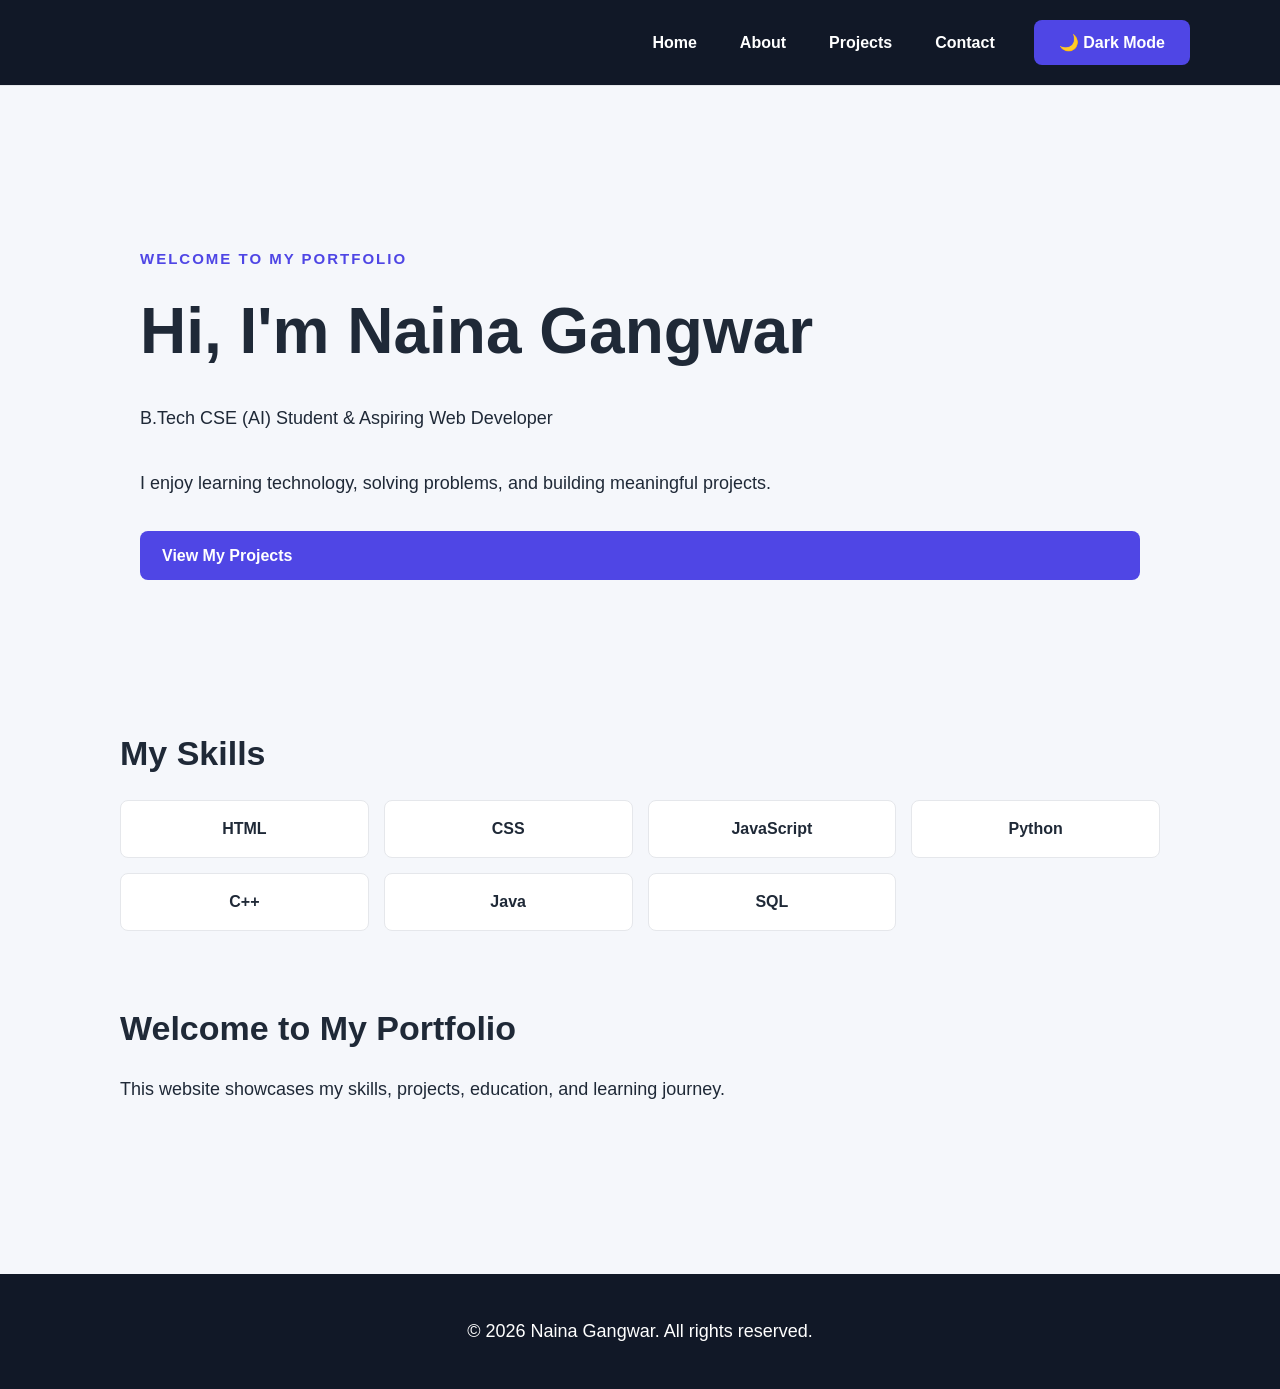
<file: index.html>
<!DOCTYPE html>
<html lang="en">

<head>

    <meta charset="UTF-8">

    <meta name="viewport" content="width=device-width, initial-scale=1.0">

    <meta name="description"
        content="Personal portfolio of Naina Gangwar, a B.Tech Computer Science and Engineering student.">

    <meta name="author" content="Naina Gangwar">

    <title>Naina Gangwar | Portfolio</title>

    <link rel="stylesheet" href="css/style.css"> 
    <link rel="icon" href="favicon.ico">

</head>

<body>
    <a href="#main-content" class="skip-link">
    Skip to main content
   </a>

    <header>

        <nav aria-label="Main navigation">

            <a href="index.html">Home</a>
            <a href="about.html">About</a>
            <a href="projects.html">Projects</a>
            <a href="contact.html">Contact</a>

            <button type="button" id="theme-toggle">
              🌙 Dark Mode
            </button>

        </nav>

    </header>


     <main id="main-content"> 

        <section aria-labelledby="hero-heading">

    <p>WELCOME TO MY PORTFOLIO</p>

    <h1 id="hero-heading">
        Hi, I'm Naina Gangwar
    </h1>

    <p>
        B.Tech CSE (AI) Student & Aspiring Web Developer
    </p>

    <p>
        I enjoy learning technology, solving problems,
        and building meaningful projects.
    </p>

    <a href="projects.html">
        View My Projects
    </a>

   </section>

   <section aria-labelledby="skills-heading">

    <h2 id="skills-heading">
        My Skills
    </h2>

    <ul>
        <li>HTML</li>
        <li>CSS</li>
        <li>JavaScript</li>
        <li>Python</li>
        <li>C++</li>
        <li>Java</li>
        <li>SQL</li>
    </ul>

</section>


       <section aria-labelledby="welcome-heading">

    <h2 id="welcome-heading">
        Welcome to My Portfolio
    </h2>

    <p>
        This website showcases my skills, projects,
        education, and learning journey.
    </p>

   </section>

    </main>

    <footer>

        <p>
            &copy; 2026 Naina Gangwar. All rights reserved.
        </p>

    </footer>

    <script src="./js/script.js?v=2"></script>

</body>

</html>
</file>
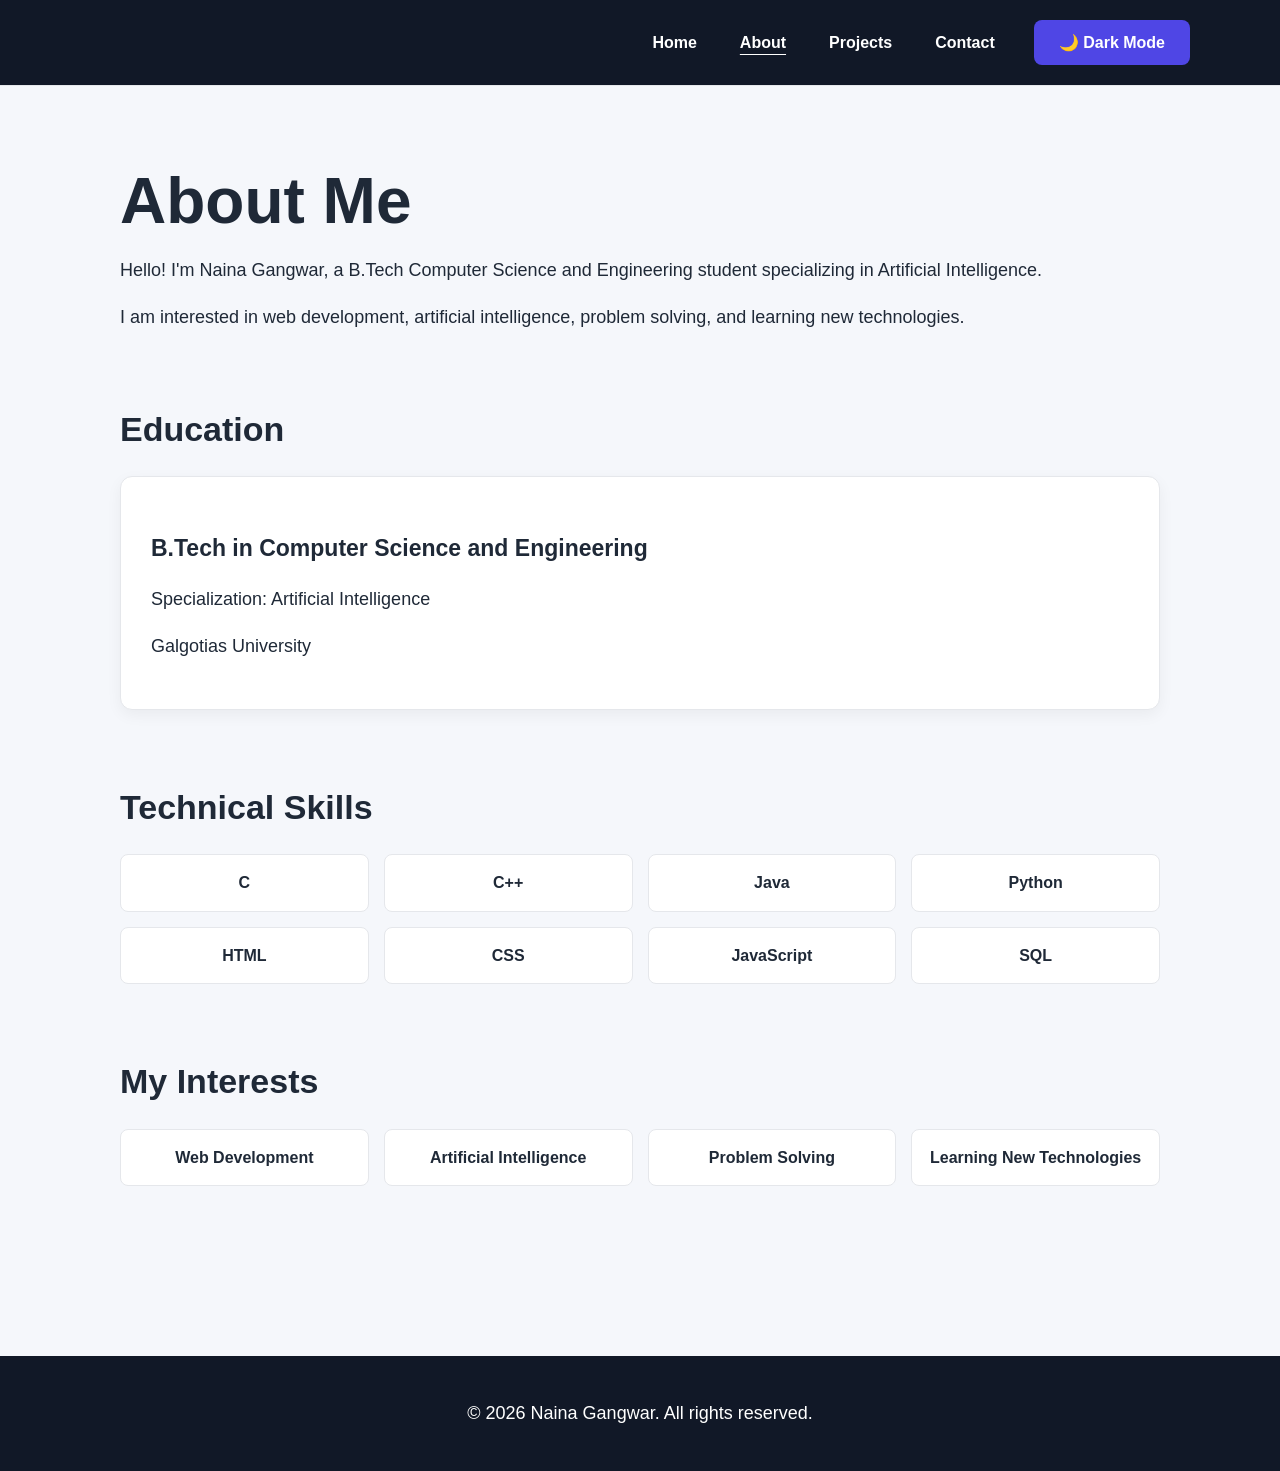
<file: about.html>
<!DOCTYPE html>
<html lang="en">

<head>

    <meta charset="UTF-8">

    <meta name="viewport"
        content="width=device-width, initial-scale=1.0">

    <meta name="description"
        content="Learn more about Naina Gangwar, a B.Tech Computer Science and Engineering student.">

    <meta name="author" content="Naina Gangwar">

    <title>About Me | Naina Gangwar</title>

    <link rel="stylesheet" href="css/style.css">

</head>

<body>

    <a href="#main-content" class="skip-link">
        Skip to main content
    </a>

    <header>

        <nav aria-label="Main navigation">

            <a href="index.html">Home</a>

            <a href="about.html" aria-current="page">
                About
            </a>

            <a href="projects.html">
                Projects
            </a>

            <a href="contact.html">
                Contact
            </a>

            <button type="button" id="theme-toggle">
              🌙 Dark Mode
            </button>

        </nav>

    </header>


    <main id="main-content">

        <section aria-labelledby="about-heading">

            <h1 id="about-heading">
                About Me
            </h1>

            <p>
                Hello! I'm Naina Gangwar, a B.Tech Computer Science
                and Engineering student specializing in Artificial
                Intelligence.
            </p>

            <p>
                I am interested in web development, artificial
                intelligence, problem solving, and learning new
                technologies.
            </p>

        </section>


        <section aria-labelledby="education-heading">

            <h2 id="education-heading">
                Education
            </h2>

            <article>

                <h3>
                    B.Tech in Computer Science and Engineering
                </h3>

                <p>
                    Specialization: Artificial Intelligence
                </p>

                <p>
                    Galgotias University
                </p>

            </article>

        </section>


        <section aria-labelledby="skills-heading">

            <h2 id="skills-heading">
                Technical Skills
            </h2>

            <ul>

                <li>C</li>
                <li>C++</li>
                <li>Java</li>
                <li>Python</li>
                <li>HTML</li>
                <li>CSS</li>
                <li>JavaScript</li>
                <li>SQL</li>

            </ul>

        </section>


        <section aria-labelledby="interests-heading">

            <h2 id="interests-heading">
                My Interests
            </h2>

            <ul>

                <li>Web Development</li>
                <li>Artificial Intelligence</li>
                <li>Problem Solving</li>
                <li>Learning New Technologies</li>

            </ul>

        </section>

    </main>


    <footer>

        <p>
            &copy; 2026 Naina Gangwar. All rights reserved.
        </p>

    </footer>

    <script src="./js/script.js?v=2"></script>

</body>

</html>
</file>
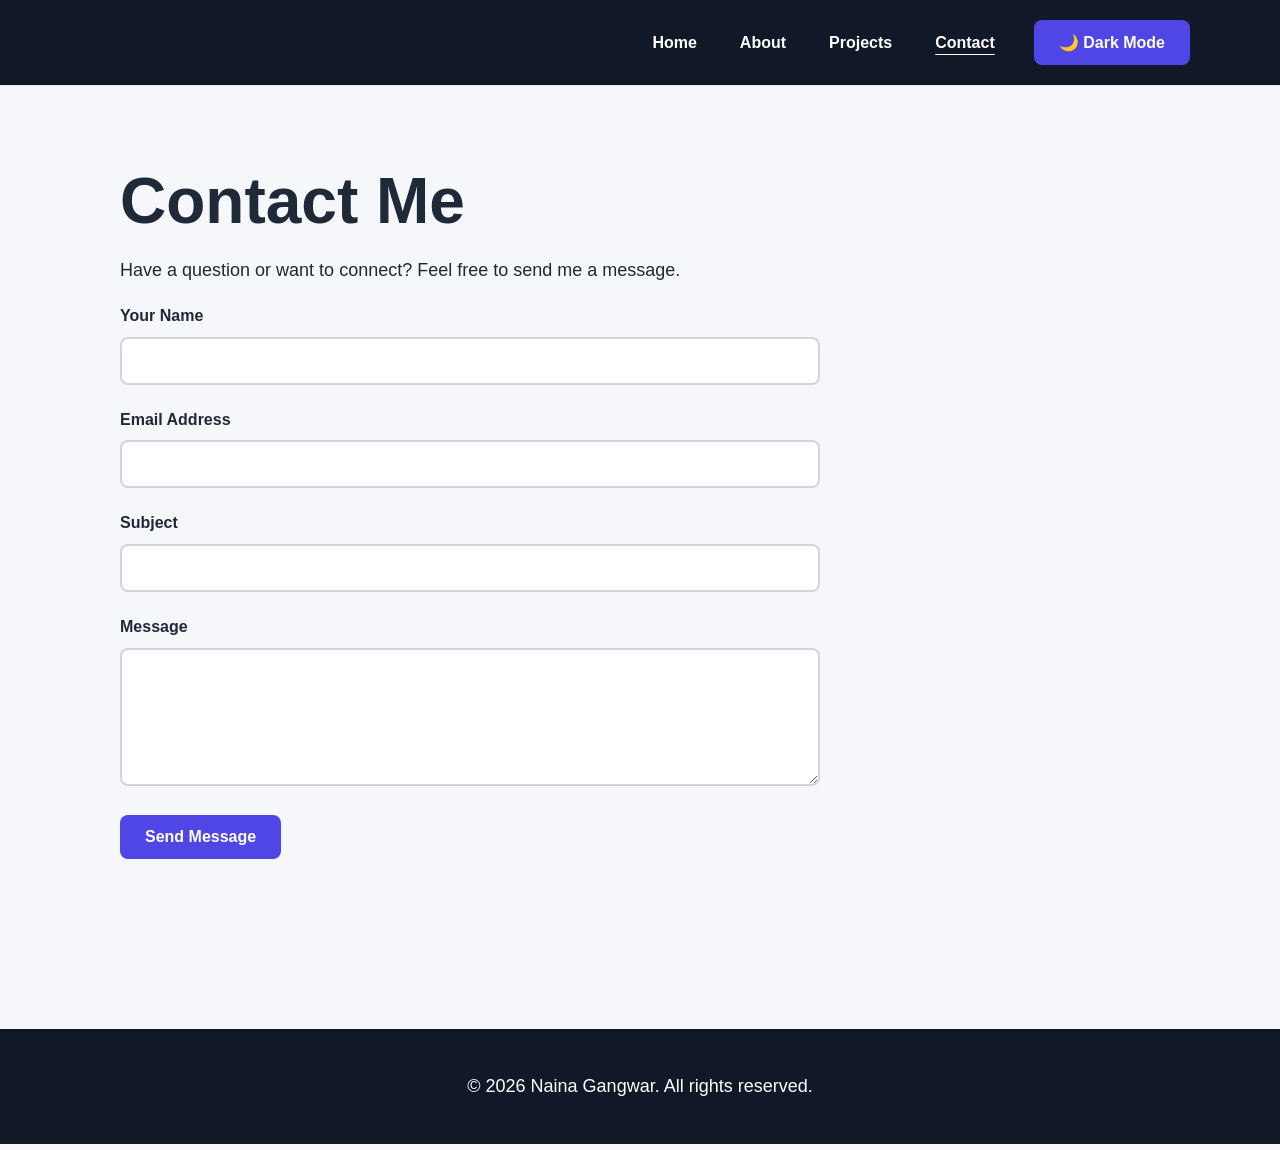
<file: contact.html>
<!DOCTYPE html>
<html lang="en">

<head>

    <meta charset="UTF-8">

    <meta name="viewport"
        content="width=device-width, initial-scale=1.0">

    <meta name="description"
        content="Contact Naina Gangwar through the accessible contact form.">

    <meta name="author" content="Naina Gangwar">

    <title>Contact | Naina Gangwar</title>

    <link rel="stylesheet" href="css/style.css">

</head>

<body>

    <!-- Skip link for keyboard users -->
    <a href="#main-content" class="skip-link">
        Skip to main content
    </a>


    <!-- Header -->
    <header>

        <nav aria-label="Main navigation">

            <a href="index.html">
                Home
            </a>

            <a href="about.html">
                About
            </a>

            <a href="projects.html">
                Projects
            </a>

            <a href="contact.html" aria-current="page">
                Contact
            </a>

            <button type="button" id="theme-toggle">
              🌙 Dark Mode
            </button>

        </nav>

    </header>


    <!-- Main Content -->
    <main id="main-content">

        <section aria-labelledby="contact-heading">

            <h1 id="contact-heading">
                Contact Me
            </h1>

            <p>
                Have a question or want to connect?
                Feel free to send me a message.
            </p>


            <!-- Contact Form -->
            <form action="#" method="post">

                <div>

                    <label for="name">
                        Your Name
                    </label>

                    <input
                        type="text"
                        id="name"
                        name="name"
                        autocomplete="name"
                        required
                    >

                </div>


                <div>

                    <label for="email">
                        Email Address
                    </label>

                    <input
                        type="email"
                        id="email"
                        name="email"
                        autocomplete="email"
                        required
                    >

                </div>


                <div>

                    <label for="subject">
                        Subject
                    </label>

                    <input
                        type="text"
                        id="subject"
                        name="subject"
                        required
                    >

                </div>


                <div>

                    <label for="message">
                        Message
                    </label>

                    <textarea
                        id="message"
                        name="message"
                        rows="6"
                        required
                    ></textarea>

                </div>


                <button type="submit">
                    Send Message
                </button>

            </form>

        </section>

    </main>


    <!-- Footer -->
    <footer>

        <p>
            &copy; 2026 Naina Gangwar. All rights reserved.
        </p>

    </footer>

    <script src="./js/script.js?v=2"></script>
    
</body>

</html>
</file>
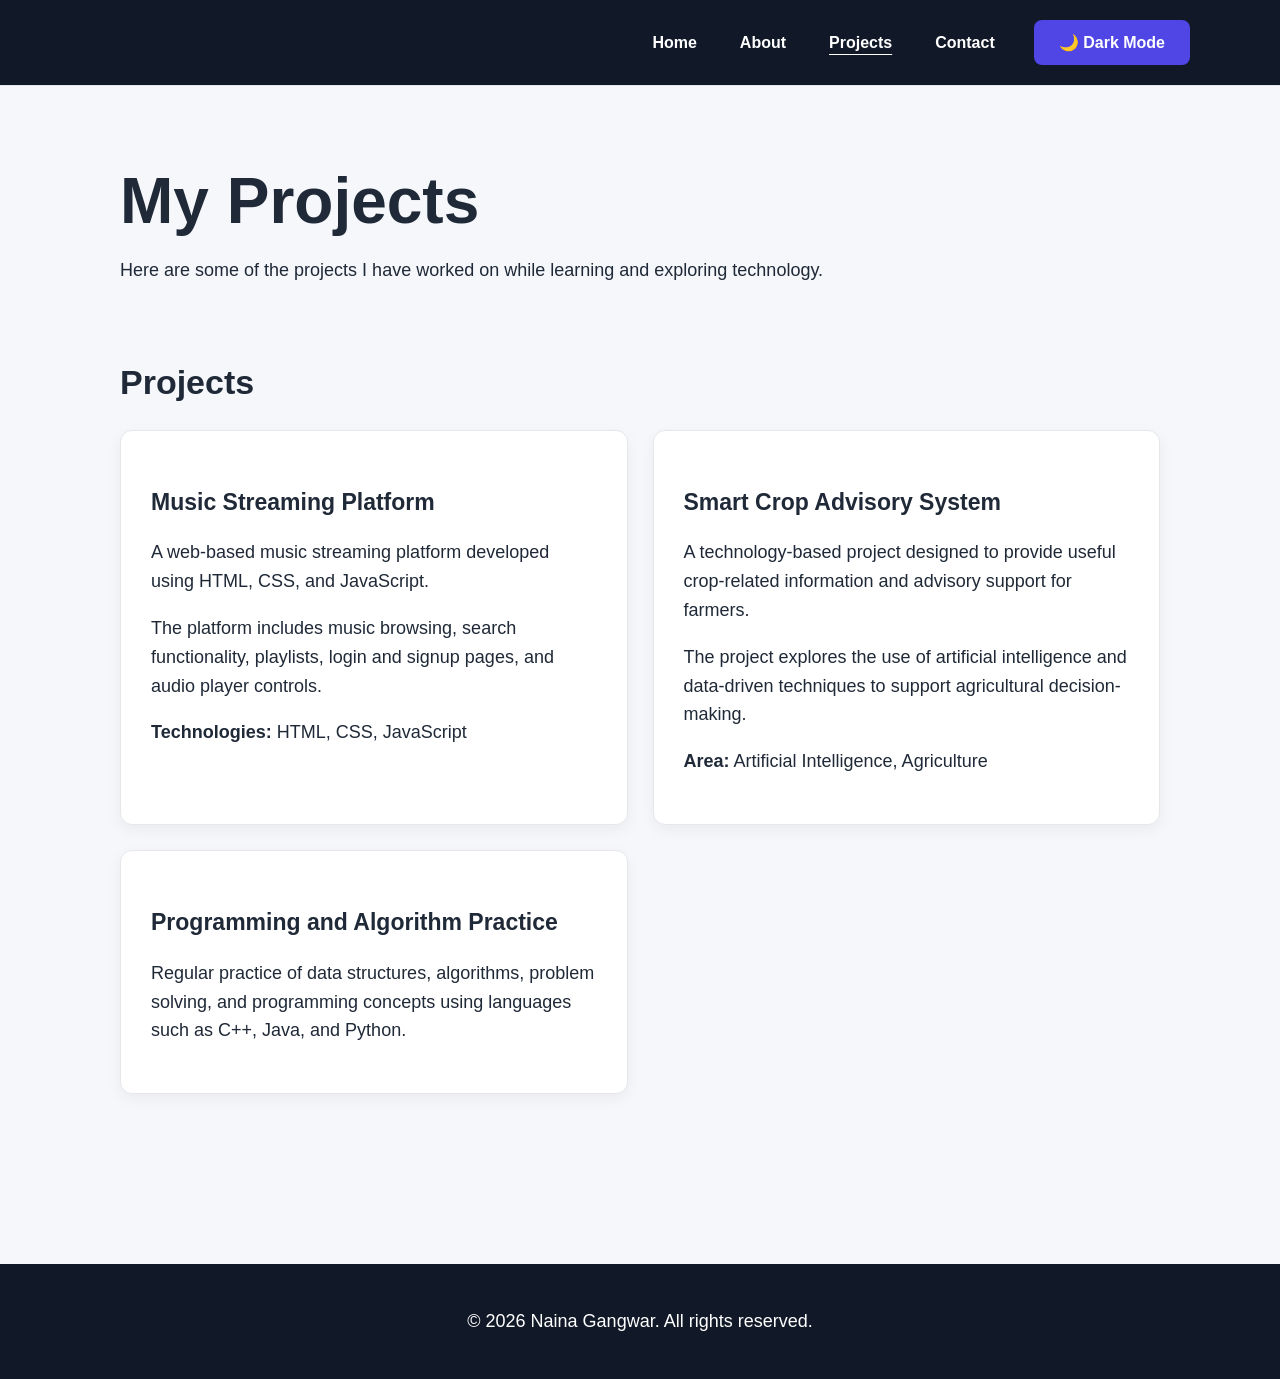
<file: projects.html>
<!DOCTYPE html>
<html lang="en">

<head>

    <meta charset="UTF-8">

    <meta name="viewport"
        content="width=device-width, initial-scale=1.0">

    <meta name="description"
        content="Projects developed by Naina Gangwar in web development, artificial intelligence, and technology.">

    <meta name="author" content="Naina Gangwar">

    <title>Projects | Naina Gangwar</title>

    <link rel="stylesheet" href="css/style.css">

</head>

<body>

    <!-- Skip link for keyboard users -->
    <a href="#main-content" class="skip-link">
        Skip to main content
    </a>


    <!-- Header -->
    <header>

        <nav aria-label="Main navigation">

            <a href="index.html">
                Home
            </a>

            <a href="about.html">
                About
            </a>

            <a href="projects.html" aria-current="page">
                Projects
            </a>

            <a href="contact.html">
                Contact
            </a>
            <button type="button" id="theme-toggle">
               🌙 Dark Mode
            </button>

        </nav>

    </header>


    <!-- Main Content -->
<main id="main-content">

    <!-- Projects Introduction -->
    <section aria-labelledby="projects-heading">

        <h1 id="projects-heading">
            My Projects
        </h1>

        <p>
            Here are some of the projects I have worked on
            while learning and exploring technology.
        </p>

    </section>


    <!-- Project Cards -->
    <section aria-labelledby="project-list-heading">

        <h2 id="project-list-heading">
            Projects
        </h2>

        <div class="projects-grid">

            <!-- Project 1 -->
            <article>

                <h3>
                    Music Streaming Platform
                </h3>

                <p>
                    A web-based music streaming platform developed
                    using HTML, CSS, and JavaScript.
                </p>

                <p>
                    The platform includes music browsing,
                    search functionality, playlists, login and
                    signup pages, and audio player controls.
                </p>

                <p>
                    <strong>Technologies:</strong>
                    HTML, CSS, JavaScript
                </p>

            </article>


            <!-- Project 2 -->
            <article>

                <h3>
                    Smart Crop Advisory System
                </h3>

                <p>
                    A technology-based project designed to provide
                    useful crop-related information and advisory
                    support for farmers.
                </p>

                <p>
                    The project explores the use of artificial
                    intelligence and data-driven techniques to
                    support agricultural decision-making.
                </p>

                <p>
                    <strong>Area:</strong>
                    Artificial Intelligence, Agriculture
                </p>

            </article>


            <!-- Project 3 -->
            <article>

                <h3>
                    Programming and Algorithm Practice
                </h3>

                <p>
                    Regular practice of data structures,
                    algorithms, problem solving, and programming
                    concepts using languages such as C++,
                    Java, and Python.
                </p>

            </article>

        </div>

    </section>

    </main>

<script src="./js/script.js?v=2"></script> 

<footer>
    <p>
        &copy; 2026 Naina Gangwar. All rights reserved.
    </p>
</footer>

</body>
</html>
</file>
<file: css/style.css>
/* ==============================
   GENERAL STYLING
   ============================== */

:root {
    --background-color: #f5f7fb;
    --text-color: #1f2937;
    --header-color: #111827;
    --primary-color: #4f46e5;
    --primary-hover: #3730a3;
    --card-color: #ffffff;
    --border-color: #e5e7eb;
    --focus-color: #f59e0b;
    --input-background: #ffffff;
    --input-border: #d1d5db;
}

[data-theme="dark"] {
    --background-color: #111827;
    --text-color: #f9fafb;
    --header-color: #030712;
    --primary-color: #6366f1;
    --primary-hover: #4f46e5;
    --card-color: #1f2937;
    --border-color: #374151;
    --focus-color: #fbbf24;
    --input-background: #111827;
    --input-border: #4b5563;
}

* {
    box-sizing: border-box;
}

html {
    scroll-behavior: smooth;
}

body {
    margin: 0;
    font-family: Arial, sans-serif;
    line-height: 1.6;
    background-color: var(--background-color);
    color: var(--text-color);

    transition: background-color 0.3s ease, color 0.3s ease;
}


/* ==============================
   HEADER
   ============================== */

header {
    background-color: var(--header-color);
    padding: 20px;
    border-bottom: 1px solid var(--border-color);
}

/* ==============================
   NAVIGATION
   ============================== */

nav {
    max-width: 1100px;
    margin: 0 auto;

    display: flex;
    flex-direction: column;
    justify-content: center;
    align-items: center;
    gap: 15px;
}

nav a {
    color: white;
    text-decoration: none;
    font-weight: bold;
    padding: 8px 4px;
}

nav a:hover {
    text-decoration: underline;
}


/* Show current page clearly */

nav a[aria-current="page"] {
    text-decoration: underline;
    text-underline-offset: 6px;
}


/* ==============================
   MAIN CONTENT
   ============================== */

main {
    width: 100%;
    max-width: 1100px;
    margin: 0 auto;
    padding: 50px 20px;
}


/* ==============================
   SECTIONS
   ============================== */

section {
    margin-bottom: 70px;
}


/* ==============================
   HERO SECTION
   ============================== */

section[aria-labelledby="hero-heading"] {
    min-height: 500px;

    display: flex;
    flex-direction: column;
    justify-content: center;

    padding: 50px 20px;
}


/* Small introduction text */

section[aria-labelledby="hero-heading"] > p:first-child {
    color: var(--primary-color);
    font-size: 15px;
    font-weight: bold;
    letter-spacing: 2px;
}


/* Main heading */

h1 {
    font-size: clamp(40px, 6vw, 64px);
    line-height: 1.1;
    margin: 10px 0 20px;
}


/* Hero paragraphs */

section[aria-labelledby="hero-heading"] p {
    max-width: 700px;
}


/* ==============================
   HEADINGS
   ============================== */

h2 {
    font-size: 34px;
    margin-bottom: 20px;
}

h3 {
    font-size: 23px;
    margin-bottom: 10px;
}


/* ==============================
   PARAGRAPHS
   ============================== */

p {
    font-size: 18px;
}


/* ==============================
   LINKS / BUTTON STYLE
   ============================== */

main a {
    display: inline-block;
    margin-top: 15px;

    background-color: var(--primary-color);
    color: white;

    padding: 12px 22px;

    border-radius: 8px;

    text-decoration: none;
    font-weight: bold;
}

main a:hover {
    background-color: var(--primary-hover);
}


/* ==============================
   SKILLS
   ============================== */

ul {
    padding-left: 0;
    list-style: none;

    display: grid;
    grid-template-columns: 1fr;
    gap: 15px;
}

li {
    background-color: var(--card-color);

    padding: 15px;

   border: 1px solid var(--border-color);
    border-radius: 8px;

    text-align: center;
    font-weight: bold;
}


/* ==============================
   PROJECT CARDS
   ============================== */

article {
    background-color: var(--card-color);
    transition: background-color 0.3s ease,
                border-color 0.3s ease,
                transform 0.2s ease;

    padding: 22px;

    margin-bottom: 25px;

    border: 1px solid var(--border-color);
    border-radius: 12px;

    box-shadow: 0 5px 15px rgba(0, 0, 0, 0.05);
}

article:hover {
    transform: translateY(-3px);
}


/* ==============================
   CONTACT FORM
   ============================== */

form {
    max-width: 700px;
}

form div {
    margin-bottom: 22px;
}

label {
    display: block;
    margin-bottom: 8px;
    font-weight: bold;
}

input,
textarea {
    width: 100%;

    padding: 13px;

    font-size: 16px;

    border: 2px solid var(--input-border);
    border-radius: 8px;

    background-color: var(--input-background);
    color: var(--text-color);
}

textarea {
    resize: vertical;
}


/* ==============================
   BUTTON
   ============================== */

button {
    padding: 13px 25px;

    background-color: var(--primary-color);
    color: white;

    border: none;
    border-radius: 8px;

    font-size: 16px;
    font-weight: bold;

    cursor: pointer;
}

button:hover {
   background-color: var(--primary-hover);
}


/* ==============================
   KEYBOARD ACCESSIBILITY
   ============================== */

a:focus,
button:focus,
input:focus,
textarea:focus {
    outline: 3px solid var(--focus-color);
    outline-offset: 4px;
}


/* ==============================
   SKIP LINK
   ============================== */

.skip-link {
    position: absolute;

    left: -9999px;
    top: 10px;
}

.skip-link:focus {
    left: 10px;

    background-color: white;
    color: black;

    padding: 10px 15px;

    z-index: 1000;
}


/* ==============================
   FOOTER
   ============================== */

footer {
    background-color: var(--header-color);
    color: white;

    text-align: center;

    padding: 25px;

    margin-top: 30px;
}

/* ==============================
   PROJECT GRID
   ============================== */

.projects-grid {
    display: grid;
    grid-template-columns: 1fr;
    gap: 25px;
}

.projects-grid article {
    margin-bottom: 0;
}


/* ==============================
   RESPONSIVE BREAKPOINTS
   ============================== */
 
@media (min-width: 600px) {

    header {
        padding: 20px 30px;
    }

    nav {
        flex-direction: row;
        justify-content: center;
        gap: 25px;
    }

    main {
        padding: 60px 30px;
    }

    ul {
        grid-template-columns: repeat(2, 1fr);
    }

   .projects-grid {
        grid-template-columns: repeat(2, 1fr);
    }
}


@media (min-width: 900px) {

    header {
        padding: 20px 40px;
    }

    nav {
        justify-content: flex-end;
        gap: 35px;
    }

    main {
        padding: 70px 30px;
    }

    ul {
        grid-template-columns: repeat(4, 1fr);
    }

    article {
        padding: 30px;
    }
}
</file>
